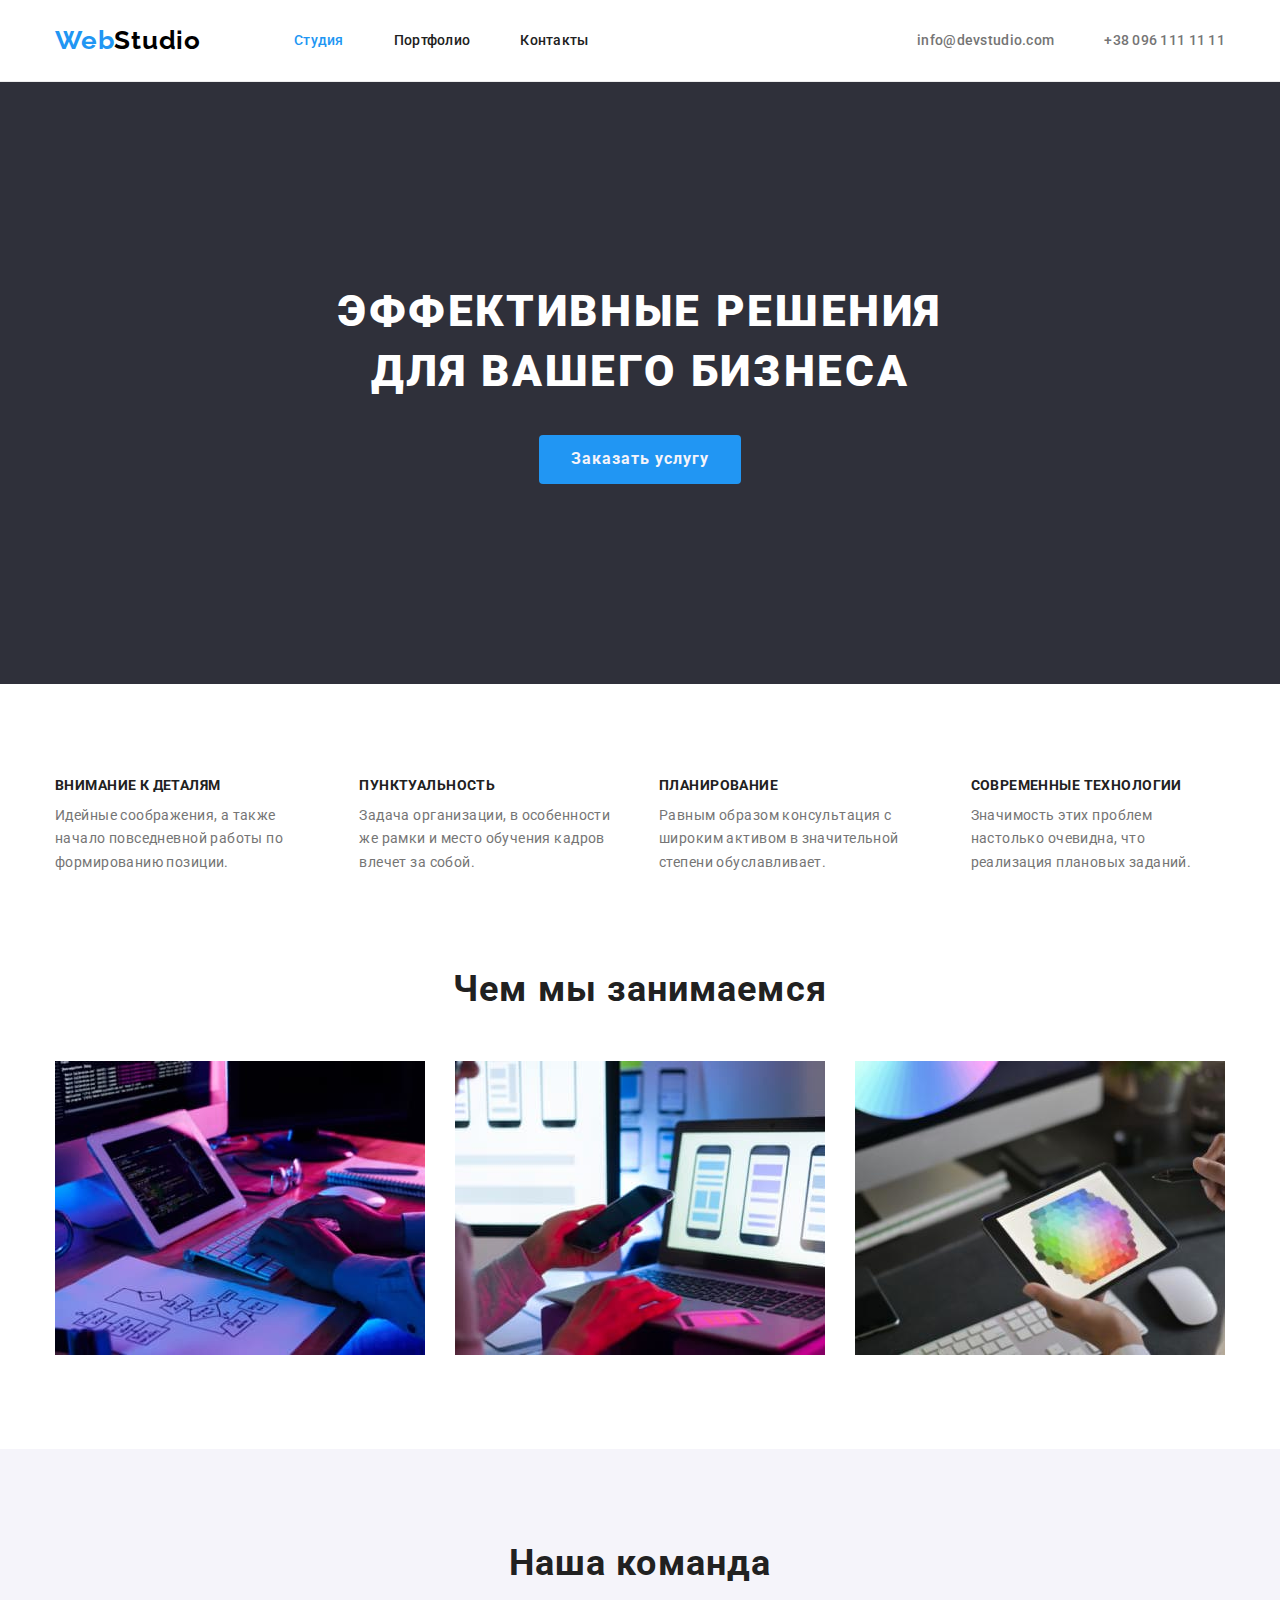
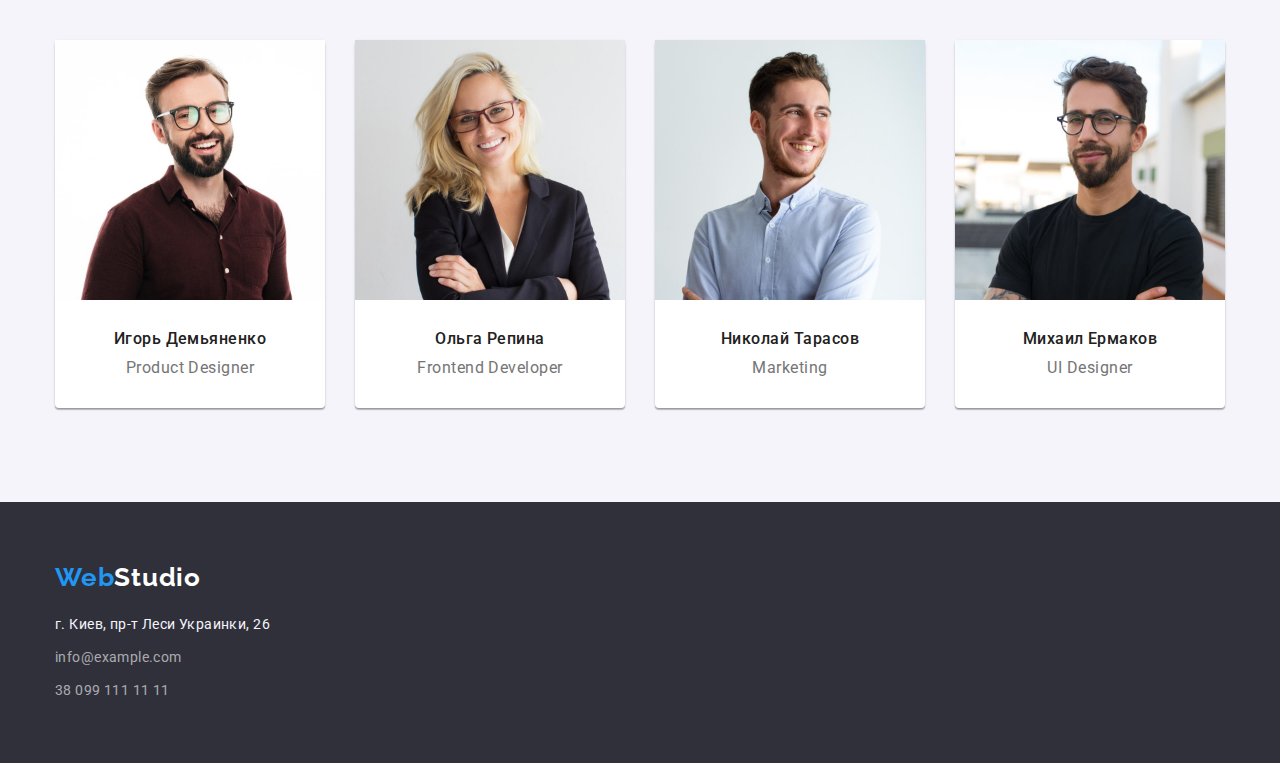
<file: index.html>
<!DOCTYPE html>
<html lang="ru">
  <head>
    <meta charset="UTF-8" />
    <meta http-equiv="X-UA-Compatible" content="IE=edge" />
    <meta name="viewport" content="width=device-width, initial-scale=1.0" />
    <title>Web Studio</title>
    <link rel="preconnect" href="https://fonts.googleapis.com" />
    <link rel="preconnect" href="https://fonts.gstatic.com" crossorigin />
    <link
      href="https://fonts.googleapis.com/css2?family=Raleway:wght@700&family=Roboto:wght@400;500;700;900&display=swap"
      rel="stylesheet"
    />
    <link
      href="https://fonts.googleapis.com/css2?family=Raleway:wght@700&display=swap"
      rel="stylesheet"
    />
    <link
      rel="stylesheet"
      href="https://cdnjs.cloudflare.com/ajax/libs/modern-normalize/1.0.0/modern-normalize.min.css"
    />
    <link rel="stylesheet" href="css/style.css" />
  </head>

  <body>
    <!--navigation-->
    <header class="header">
      <div class="container header-wrapper">
        <a class="logo" href="./index.html">
          Web<span class="logo-studio">Studio</span>
        </a>
        <nav class="navigation">
          <ul class="site-nav">
            <li class="text">
              <a class="link current" href="./index.html">Студия</a>
            </li>
            <li class="text">
              <a class="link" href="./portfolio.html">Портфолио</a>
            </li>
            <li class="text"><a class="link" href="">Контакты</a></li>
          </ul>
        </nav>
        <div class="contacts">
          <a class="mail" href="info@devstudio.com">info@devstudio.com</a>
          <a class="phone" href="tel:+380961111111">+38 096 111 11 11</a>
        </div>
      </div>
    </header>

    <!--main content-->
    <main>
      <!--banner section-->
      <section class="banner">
        <div class="container hero">
          <h1 class="hero-title">
            Эффективные решения <br />
            для вашего бизнеса
          </h1>
          <button class="button-request" type="button">Заказать услугу</button>
        </div>
      </section>
      <!--section 1-->
      <section class="description">
        <div class="container">
          <ul class="text">
            <li class="blocks">
              <h3>Внимание к деталям</h3>
              <p>
                Идейные соображения, а также начало повседневной работы по
                формированию позиции.
              </p>
            </li>
            <li class="blocks">
              <h3>Пунктуальность</h3>
              <p>
                Задача организации, в особенности же рамки и место обучения
                кадров влечет за собой.
              </p>
            </li>
            <li class="blocks">
              <h3>Планирование</h3>
              <p>
                Равным образом консультация с широким активом в значительной
                степени обуславливает.
              </p>
            </li>
            <li class="blocks">
              <h3>Современные технологии</h3>
              <p>
                Значимость этих проблем настолько очевидна, что реализация
                плановых заданий.
              </p>
            </li>
          </ul>
        </div>
      </section>
      <!--section 2-->
      <section class="about">
        <div class="container">
        <h2 class="text">Чем мы занимаемся</h2>
        <ul class="pictures">
          <li class="link">
            <img src="./img/box1.jpg" alt="coding" width="370" />
          </li>
          <li class="link">
            <img src="./img/box2.jpg" alt="adaptive" width="370" />
          </li>
          <li class="link">
            <img src="./img/box3.jpg" alt="designing" width="370" />
          </li>
        </ul>
        </div>
      </section>
      <!--section 3-->
      <section class="our-team">
        <div class="container team">
          <h2 class="team-head">Наша команда</h2>
          <ul class="team-card">
            <li class="text-card">
              <img src="./img/img1.jpg" alt="Product Designer" width="270" />
              <div class="card-wrap">
              <h3 class="text">Игорь Демьяненко</h3>
              <p class="text">Product Designer</p>
              </div>
            </li>
            <li class="text-card">
              <img src="./img/img2.jpg" alt="Frontend Developer" width="270" />
              <div class="card-wrap">
              <h3 class="text">Ольга Репина</h3>
              <p class="text">Frontend Developer</p>
              </div>
            </li>
            <li class="text-card">
              <img src="./img/img3.jpg" alt="Marketing" width="270" />
              <div class="card-wrap">
              <h3 class="text">Николай Тарасов</h3>
              <p class="text">Marketing</p>
              </div>
            </li>
            <li class="text-card">
              <img src="./img/img4.jpg" alt="UI Designer" width="270" />
              <div class="card-wrap">
              <h3 class="text">Михаил Ермаков</h3>
              <p class="text">UI Designer</p>
              </div>
            </li>
          </ul>
        </div>
      </section>
    </main>
    <!--footer section-->
    <footer>
      <div class="container footer">
        <a class="logo-footer" href="./index.html"
          >Web<span class="logo-studio-footer">Studio</span>
        </a>
        <address class="address">
          <ul class="contacts-footer">
            <li class="city">г. Киев, пр-т Леси Украинки, 26</li>
            <li>info@example.com</li>
            <li>38 099 111 11 11</li>
          </ul>
        </address>
      </div>
    </footer>
  </body>
</html>
</file>
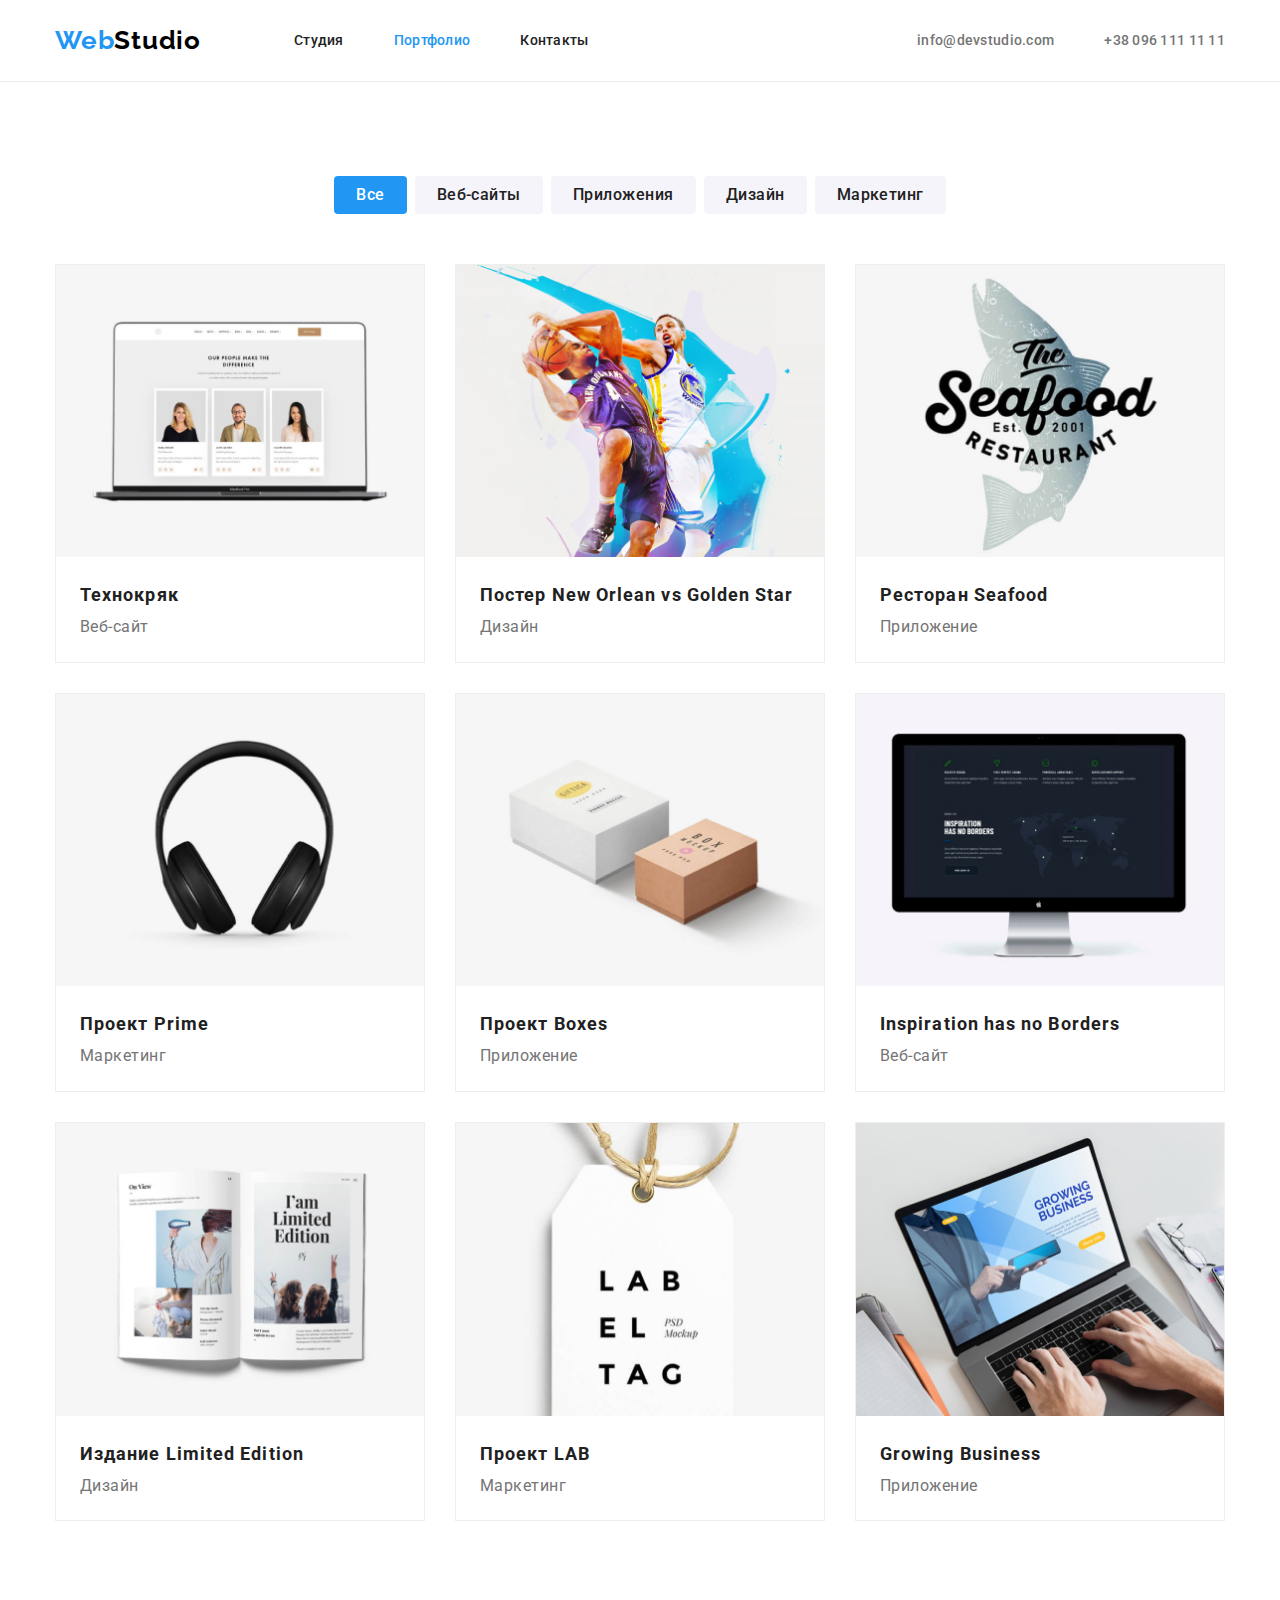
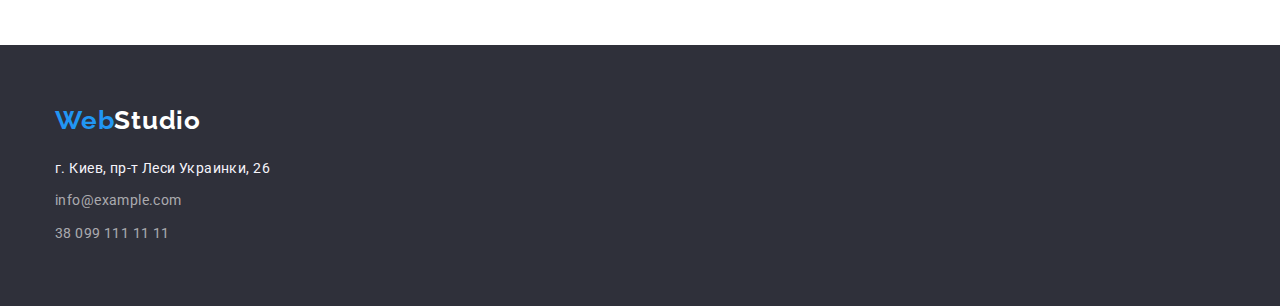
<file: portfolio.html>
<!DOCTYPE html>
<html lang="ru">
  <head>
    <meta charset="UTF-8" />
    <meta http-equiv="X-UA-Compatible" content="IE=edge" />
    <meta name="viewport" content="width=device-width, initial-scale=1.0" />
    <title>Document</title>
    <link rel="preconnect" href="https://fonts.googleapis.com" />
    <link rel="preconnect" href="https://fonts.gstatic.com" crossorigin />
    <link
      href="https://fonts.googleapis.com/css2?family=Raleway:wght@700&family=Roboto:wght@400;500;700;900&display=swap"
      rel="stylesheet"
    />
    <link
      href="https://fonts.googleapis.com/css2?family=Raleway:wght@700&display=swap"
      rel="stylesheet"
    />
    <link
      rel="stylesheet"
      href="https://cdnjs.cloudflare.com/ajax/libs/modern-normalize/1.0.0/modern-normalize.min.css"
    />
    <link rel="stylesheet" href="./css/style.css" />
  </head>

  <body>
    <!--navigation-->
    <header class="header">
      <div class="container header-wrapper">
        <a class="logo" href="./index.html">
          Web<span class="logo-studio">Studio</span>
        </a>
        <nav class="navigation">
          <ul class="site-nav">
            <li class="text">
              <a class="link" href="./index.html">Студия</a>
            </li>
            <li class="text">
              <a class="link current" href="./portfolio.html">Портфолио</a>
            </li>
            <li class="text"><a class="link" href="">Контакты</a></li>
          </ul>
        </nav>
        <div class="contacts">
          <a class="mail" href="info@devstudio.com">info@devstudio.com</a>
          <a class="phone" href="tel:+380961111111">+38 096 111 11 11</a>
        </div>
      </div>
    </header>
    <!--main content-->
    <main>
      <!--filters-->
      <section class="portfolio-main">
        <div class="container">
          <h1 class="hide">Наши работы</h1>
          <ul class="button">
            <li><button class="filter current" type="button">Все</button></li>
            <li><button class="filter" type="button">Веб-сайты</button></li>
            <li><button class="filter" type="button">Приложения</button></li>
            <li><button class="filter" type="button">Дизайн</button></li>
            <li><button class="filter" type="button">Маркетинг</button></li>
          </ul>
        <!--portfolio section-->
          <ul class="portfolio">
            <li class="flex">
              <img src="./img/img_portfolio.jpg" alt="Веб-сайт" width="370" />
              <div class="portfolio-discription">
              <h3 class="project">Технокряк</h3>
              <p class="services">Веб-сайт</p>
              </div>
            </li>
            <li class="flex">
              <img src="./img/img_portfolio(1).jpg" alt="Дизайн" width="370" />
              <div class="portfolio-discription">
              <h3 class="project">Постер New Orlean vs Golden Star</h3>
              <p class="services">Дизайн</p>
              </div>
            </li>
            <li class="flex">
              <img
                src="./img/img_portfolio(2).jpg"
                alt="Приложение"
                width="370"/>
              <div class="portfolio-discription">
                <h3 class="project">Ресторан Seafood</h3>
              <p class="services">Приложение</p>
              </div>
            </li>
            <li class="flex">
              <img
                src="./img/img_portfolio(3).jpg"
                alt="Маркетинг"
                width="370"/>
              <div class="portfolio-discription">
                <h3 class="project">Проект Prime</h3>
              <p class="services">Маркетинг</p>
              </div>
            </li>
            <li class="flex">
              <img
                src="./img/img_portfolio(4).jpg"
                alt="Приложение"
                width="370"/>
              <div class="portfolio-discription">
                <h3 class="project">Проект Boxes</h3>
              <p class="services">Приложение</p>
              </div>
            </li>
            <li class="flex">
              <img
                src="./img/img_portfolio(5).jpg"
                alt="Веб-сайт"
                width="370"/>
              <div class="portfolio-discription">
                <h3 class="project">Inspiration has no Borders</h3>
              <p class="services">Веб-сайт</p>
              </div>
            </li>
            <li class="flex">
              <img src="./img/img_portfolio(6).jpg" alt="Дизайн" width="370" />
              <div class="portfolio-discription">
              <h3 class="project">Издание Limited Edition</h3>
              <p class="services">Дизайн</p>
              </div>
            </li>
            <li class="flex">
              <img
                src="./img/img_portfolio(7).jpg"
                alt="Маркетинг"
                width="370"/>
              <div class="portfolio-discription">
                <h3 class="project">Проект LAB</h3>
              <p class="services">Маркетинг</p>
              </div>
            </li>
            <li class="flex">
              <img
                src="./img/img_portfolio(8).jpg"
                alt="Приложение"
                width="370"/>
              <div class="portfolio-discription">
              <h3 class="project">Growing Business</h3>
              <p class="services">Приложение</p>
              </div>
            </li>
          </ul>
        </div>
      </section>
    </main>
    <!--footer section-->
    <footer>
      <div class="container footer">
        <a class="logo-footer" href="./index.html"
          >Web<span class="logo-studio-footer">Studio</span>
        </a>
        <address class="address">
          <ul class="contacts-footer">
            <li class="city">г. Киев, пр-т Леси Украинки, 26</li>
            <li>info@example.com</li>
            <li>38 099 111 11 11</li>
          </ul>
        </address>
      </div>
    </footer>
  </body>
</html>
</file>
<file: css/style.css>
/*Обнуление*/
* {
  padding: 0;
  margin: 0;
  border: 0;
}
*,
*:before,
*:after {
  -moz-box-sizing: border-box;
  -webkit-box-sizing: border-box;
  box-sizing: border-box;
}
:focus,
:active {
  outline: none;
}
a:focus,
a:active {
  outline: none;
}

nav,
footer,
header,
aside {
  display: block;
}

html,
body {
  height: 100%;
  width: 100%;
  font-size: 100%;
  line-height: 1;
  font-size: 14px;
  -ms-text-size-adjust: 100%;
  -moz-text-size-adjust: 100%;
  -webkit-text-size-adjust: 100%;
}
input,
button,
textarea {
  font-family: inherit;
}

input::-ms-clear {
  display: none;
}
button {
  cursor: pointer;
}
button::-moz-focus-inner {
  padding: 0;
  border: 0;
}
a,
a:visited {
  text-decoration: none;
}
a:hover {
  text-decoration: none;
}
ul{
  list-style: none;
  padding: 0;
  margin: 0;
}




img {
  display: block;
  max-width: 100%;
  height: auto;
  /* vertical-align: top; */
}

h1,
h2,
h3,
h4,
h5,
h6 {
  font-size: inherit;
  font-weight: 400;
}
/*--------------------*/

.bigred {
  font-size: 20px;
  color: red;
}
*,
*::before,
*::after {
  box-sizing: border-box;
}

p {
  color: var(--text-color);
}
body {
  background-color: var(--white-color);
  font-family: Roboto, sans-serif;
  color: var(--link-color);
}
.hide {
  position: absolute;
  clip: rect(0 0 0 0);
  width: 1px;
  height: 1px;
  margin: -1px;
}
/*colors*/
:root {
  --link-active-color: #2196f3;
  --link-color: #212121;
  --text-color: #757575;
  --button-color: #f5f4fa;
  --white-color: #ffffff;
  --black-color: #000000;
  --address-color: rgba(255, 255, 255, 0.6);
  --background-color: #2f303a;
  --line-color: #ECECEC;
  --portfolio-border-color: #EEEEEE;
}

/*main-page*/

.description h3 {
  font-weight: 700;
  font-size: 14px;
  line-height: 1.14;
  letter-spacing: 0.03em;
  text-transform: uppercase;
  color: var(--link-color);
}
.description p {
  font-weight: 400;
  font-size: 14px;
  line-height: 1.7;
  letter-spacing: 0.03em;
  color: var(--text-color);
}

/*baner section button*/
.button-request {
  background-color: var(--link-active-color);
  border: none;
  color: var(--button-color);
  cursor: pointer;
  border-radius: 4px;
  padding: 10px 32px 10px 32px;

  font-weight: 700;
  font-size: 16px;
  line-height: 1.8;
  align-items: center;
  text-align: center;
  letter-spacing: 0.06em;
}
.button-request:hover,
.button-request:focus {
  color: var(--link-color);
  background-color: var(--button-color);
}
.banner {
  background-color: var(--background-color);
}
.hero-title {
  font-weight: 900;
  font-size: 44px;
  line-height: 1.36;
  letter-spacing: 0.06em;
  text-transform: uppercase;
  color: var(--white-color);

  text-align: center;
  justify-content: center;
  flex-direction: column;
}

.team-head {
  font-weight: 700;
  font-size: 36px;
  line-height: 1.16;
  letter-spacing: 0.03em;
  color: var(--link-color);
}
/*main page team*/
.our-team h2 {
  font-weight: 700;
  font-size: 36px;
  line-height: 1.16;
  letter-spacing: 0.03em;
  color: var(--link-color);
}
.our-team h3 {
  font-weight: 500;
  font-size: 16px;
  line-height: 1.18;
  letter-spacing: 0.03em;
  color: var(--link-color);
}

.our-team p {
  font-weight: 400;
  font-size: 16px;
  line-height: 1.18;
  letter-spacing: 0.03em;
  color: var(--text-color);
}
.our-team {
  background-color: var(--button-color);
}
/*header*/

/*logo section*/
.logo {
  font-family: Raleway, sans-serif;
  font-weight: 700;
  font-size: 26px;
  line-height: 1.2;
  letter-spacing: 0.03em;
  color: var(--link-active-color);
}
.logo-studio {
  color: var(--black-color);
}
/*navigation*/
.navigation .link {
  color: var(--link-color);
}
.navigation .link:hover,
.navigation .link:focus {
  color: var(--link-active-color);
}
.navigation .link.current {
  color: var(--link-active-color);
}
.navigation {
  font-weight: 500;
  font-size: 14px;
  line-height: 1.14;
  letter-spacing: 0.02em;

  margin-left: 93px;
}
/*mail*/
.mail {
  font-weight: 500;
  font-size: 14px;
  line-height: 1.14;
  letter-spacing: 0.02em;
  color: var(--text-color);
}
.mail:hover,
.mail:focus {
  color: var(--link-active-color);
}

/*contacts*/
.phone {
  font-weight: 500;
  font-size: 14px;
  line-height: 1.14;
  letter-spacing: 0.02em;
  color: var(--text-color);
}

.phone:hover,
.phone:focus {
  color: var(--link-active-color);
}

/*button*/
.filter {
  color: var(--link-color);
  padding: 6px 22px;
}

.filter.current{
  background-color: var(--link-active-color);
  color: var(--white-color);
}

button {
  background-color: var(--button-color);
  font-family: Roboto;
  border: none;
  font-weight: 500;
  font-size: 16px;
  line-height: 1.6;
  text-align: center;
  letter-spacing: 0.03em;
  cursor: pointer;
  border-radius: 4px;
}

.filter:hover,
.filter:focus {
  color: var(--button-color);
  background-color: var(--link-active-color);
  box-shadow: 0px 3px 1px rgba(0, 0, 0, 0.1), 0px 1px 2px rgba(0, 0, 0, 0.08), 0px 2px 2px rgba(0, 0, 0, 0.12);
}
/*main*/
.services {
  color: var(--text-color);
}

.project {
  font-weight: 700;
  font-size: 18px;
  line-height: 2;
  letter-spacing: 0.06em;
  color: var(--link-color);
}
.services {
  font-weight: 400;
  font-size: 16px;
  line-height: 1.8;
  letter-spacing: 0.03em;
}
/*address*/
.address {
  font-style: normal;
  font-size: 14px;
  line-height: 1.7;
  letter-spacing: 0.03em;
  color: var(--address-color);
}
footer {
  background-color: var(--background-color);
}

.city {
  font-style: normal;
  font-size: 14px;
  line-height: 1.7;
  letter-spacing: 0.03em;
  color: var(--button-color);
}
/*logo footer*/
.logo-footer {
  font-family: Raleway, sans-serif;
  font-weight: 700;
  font-size: 26px;
  line-height: 1.2;
  letter-spacing: 0.03em;
  color: var(--link-active-color);

  display: block;
  margin-bottom: 20px;
}
.logo-studio-footer {
  color: var(--white-color);
}

/*container*/
.container {
  width: 1200px;
  padding-left: 15px;
  padding-right: 15px;
  margin-left: auto;
  margin-right: auto;
  
}
/*header*/

.header-wrapper {
  display: flex;
  align-items: center;

}
.header {
  padding-top: 25px;
  padding-bottom: 25px;
  border-bottom: 1px solid var(--line-color);
}
.site-nav {
  display: flex;
}

.site-nav .text:not(:last-child) {
  margin-right: 50px;
}
.contacts {
  display: flex;
  margin-left: auto;
}
.mail {
  margin-right: 50px;
}

/*banner section*/
.banner {
  padding: 200px 0;
}
.hero {
  text-align: center;
}

.button-request {
  margin-top: 33px;
}

/* description section*/

.about .text {
  font-weight: 700;
  font-size: 36px;
  line-height: 1.16;
  text-align: center;
  letter-spacing: 0.03em;

  color: var(--link-color);
}
.description {
  padding-top: 94px;
}
.blocks:not(:last-child) {
  margin-right: 30px;
}
.description .text {
  display: flex;
  justify-content: center;
}

.text p {
  margin-top: 10px;
}

/* about section */

.about {
  text-align: center;
  justify-content: center;
  flex-direction: column;
  padding: 94px 0;
}

.pictures {
  display: flex;
  margin-top: 50px;
}

.pictures .link:not(:last-child) {
  margin-right: 30px;
}

/* about team section */
.our-team {
  text-align: center;
  padding: 94px 0;
}


.team-card {
  display: flex;
  justify-content: space-between;
}

.team-head {
  margin-bottom: 56px;
  text-align: center;
}

.text-card {
  background-color: var(--white-color);
  border-radius: 4px;
  box-shadow: 0px 1px 3px rgba(0, 0, 0, 0.12), 0px 1px 1px rgba(0, 0, 0, 0.14),
    0px 2px 1px rgba(0, 0, 0, 0.2);
}
.text-card:not(:last-child) {
  margin-right: 30px;
}

.card-wrap{
  text-align: center;
  padding: 30px 0;
}

.card-wrap h3{
  margin-bottom: 10px;
}

/*fooooooter*/
footer{
  padding: 60px 0;
}

.contacts-footer {
  display: flex;
  flex-direction: column;
}

.contacts-footer li:not(:last-child) {
  margin-bottom: 9px;
}

/*portfolio page*/

.button {
  justify-content: center;
  display: flex;
  align-items: center;
  justify-content: center;
  margin-bottom: 50px;
}


.button li:not(:last-child){
  margin-right: 8px;
}

/* portfolio */
.portfolio-main{
  padding: 94px 0;
}

.portfolio {
  display: flex;
  flex-wrap: wrap;
  margin-right: -30px;
  box-sizing: border-box;
}


.flex {
  flex-basis: calc(100% / 3 - 30px);
  margin-right: 30px;
  border: 1px solid var(--portfolio-border-color);
  margin-bottom: 30px;
  box-sizing: border-box;
  
}

.portfolio-discription{
  padding: 20px 24px;
}

/* .flex:nth-child(3n) {
  margin-right: 0;
} */
/* .flex:nth-last-child(-n + 3) {
  margin-bottom: 0;
} */

/* .flex h3 {
  padding-top: 20px;
  padding-left: 24px;
} */

/* .flex p {
  padding-bottom: 20px;
  padding-left: 24px;
} */
</file>
